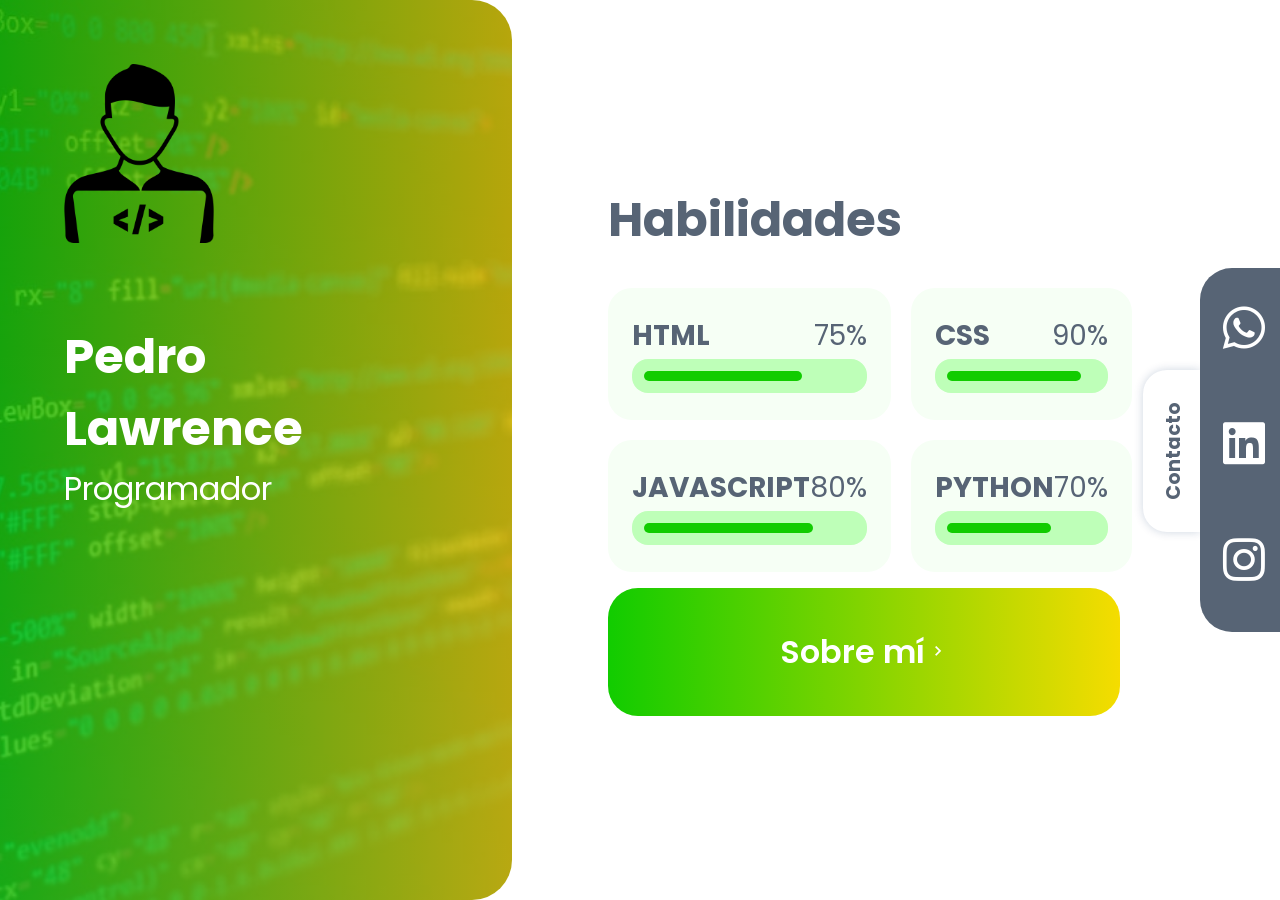
<file: index.html>
<!DOCTYPE html>
<html lang="es">
<head>
    <meta charset="UTF-8">
    <meta http-equiv="X-UA-Compatible" content="IE=edge">
    <meta name="viewport" content="width=device-width, initial-scale=1.0">
    <title>Pedro Lawrence</title>
    <!--Conexión del CSS-->
    <link rel="stylesheet" href="assets/css/style.css" type="text/css">
    <!--Tipografía-->
    <link href="https://fonts.googleapis.com/css2?family=Poppins:ital,wght@0,100;0,200;0,300;0,400;1,100;1,200;1,300&display=swap" rel="stylesheet">
    <!--Íconos Boxicons-->
    <link href='https://unpkg.com/boxicons@2.1.4/css/boxicons.min.css' rel='stylesheet'>


</head>
<body>
    <!--Container-->
    <main class="container">
        <!--==============Página 1========================-->
        <div class="page1">
            <!--==========Encabezado========-->
            <div class="banner">
                <div class="banner__logo">
                    <img src="assets/img/programmer-icon.webp" alt="Logo banner" class="banner__img">
                </div>                   
                
                <div class="banner__title">
                    <h1>Pedro Lawrence</h1>
                    <h2>Programador</h2>
                </div>
            
            </div>

            <!--===Sección Información Personal y Habilidades-->
            <section class="section">

                <!--Sección Habilidades-->
                <div class="section__title">
                    <h3>Habilidades</h3>
                </div>
    
                <div class="section__habilidades">
    
                    <div class="habilidad">
    
                        <div class="habilidad__txt">
                            <h5>html</h5>
                            <span>75%</span>
                        </div>
    
                        <div class="habilidad__cargador-ext">
                            <div class="habilidad__cargador-int"></div>
                        </div>
    
                    </div>
    
                    <div class="habilidad">
                        <div class="habilidad__txt">
                            <h5>css</h5>
                            <span>90%</span>
                        </div>
    
                        <div class="habilidad__cargador-ext">
                            <div class="habilidad__cargador-int"></div>
                        </div>
    
                    </div>
                    
                    <div class="habilidad">
                        <div class="habilidad__txt">
                            <h5>javascript</h5>
                            <span>80%</span>
                        </div>
    
                        <div class="habilidad__cargador-ext">
                            <div class="habilidad__cargador-int"></div>
                        </div>
    
                    </div>
                    
                    <div class="habilidad">
                        <div class="habilidad__txt">
                            <h5>python</h5>
                            <span>70%</span>
                        </div>
    
                        <div class="habilidad__cargador-ext">
                            <div class="habilidad__cargador-int"></div>
                        </div>
    
                    </div>
    
                </div>
    
                <!--Botón Información Personal-->
                <div class="section__botones" id="sobremi">
    
                    <a href="#" class="section__botones--1">
                        Sobre mí
                        <i class='bx bx-chevron-right'></i>
                    </a>
                
                </div>
    
            </section>
    
        
        </div>

        

        <!--==============Página 2========================-->
        <div class="page2" id="page2">
            <!--Barra superior-->

            <header class="header">
                <img class="header__logo" src="assets/img/programmer-icon.webp" alt="Foto de Pedro Lawrence">

                <a class="header__a" href="#" id="inicio">
                    <i class="header__icon bx bx-chevron-left"></i>
                    INICIO
                </a>           
                       
            </header>

            <!--Foto-->
            <section class="info__foto">
                <img class="info__img" src="assets/img/perfile.jpg" alt="foto de perfil">
            </section>

            <!--Datos básicos-->
            <section class="info__datos">
                <div class="info__nombre">
                    <h1>Pedro Lawrence</h1>
                    <h2>Programador</h2>
                </div>

                <ul class="info__ul">
                                        
                    <li class="info__li">
                        <div class="info__icon">
                            <i class="bx bxs-flag-alt"></i>

                        </div>

                        <div class="info__txt">
                            <p>País</p>
                            <p>Argentina</p>

                        </div>

                    </li>

                    <li class="info__li">
                        <div class="info__icon">
                            <i class="bx bxs-map"></i>
                            
                        </div>

                        <div class="info__txt">
                            <p>Ciudad</p>
                            <p>Buenos Aires</p>
                        
                            
                        </div>

                    </li>

                    <li class="info__li">
                        <div class="info__icon">
                            <i class="bx bxs-cake"></i>
                            
                        </div>

                        <div class="info__txt">
                            <p>Nacimiento</p>
                            <p>06/04/1949</p>
                            
                        </div>

                    </li>
                </ul>

            </section>
            
            <!--Perfil Profesional-->
            <section class="profile">
                <div class="profile__titulo">
                    <i class="bx bxs-user-pin"></i>
                    <h2>Perfil Profesional</h2>

                </div>
                <div class="profile__txt">
                    <p>Estoy altamente preparado como desarrollador, con un largo recorrido en gestión de proyectos y
                         un historial de trabajos cercanos con los clientes para obtener óptimos resultados.</p>

                </div>

            </section>
            
            <!--Estudios y experiencia-->
            <section class="estudios">
                <div class="estudios__titulo">
                    <i class="bx bxs-graduation"></i>
                    <h2>Estudios y experiencia</h2>
                </div>
            <div class="estudios__info">            
                <table>
                    <tr>
                        <td class="estudios__year">2000-2010</td>
                        <td>Diseñador Freelance</td>
                    </tr>
                    
                    <tr>
                        <td class="estudios__year">2012-2017</td>
                        <td>Ingeniería en informática (egresado)</td>
                    </tr>

                    <tr>
                        <td class="estudios__year">2018-2022</td>
                        <td>Programador Freelance</td>

                    </tr>

                </table>
            </div>


            </section>

        </div>


        <!--Flotante con redes sociales-->
        <div class="rrss">
            <div class="rrss__txt">
                <p>
                    <span class="bold"> Contacto </span> 
                </p>
            </div>
            <div class="rrss__icons">
                <a href="https://wa.me/5491122633551" target="_blank">
                    <i class='bx bxl-whatsapp'></i>
                </a>
    
                <a href="https://www.linkedin.com/in/sergio-duque-g%C3%B3mez-0276b789/" target="_blank">
                    <i class='bx bxl-linkedin-square'></i>
                </a>
    
                <a href="https://www.instagram.com/chechografico/" target="_blank">
                    <i class='bx bxl-instagram'></i>
                </a>
    
    
    
            </div>
        </div>

        
    </main>
    
    <!--Conexión con JS-->
    <script src="assets/js/app.js"></script>

</body>
</html>
</file>
<file: assets/css/style.css>
/*Definiendo Variables*/
:root{
    /*------------COLORES--------------*/
    /*--------TONOS PRINCIPALES--------------*/
    --tono:115;
    --complementario:54;
    --contraste: 214;

    /*---------Paleta Monocrómatica Principal--------*/
    --color-principal: hsla(var(--tono),100%, 40%, 1); 
    --color-principal-medio: hsla(var(--tono),100%, 86%, 1);
    --color-principal-claro: hsla(var(--tono),100%, 98%,1);
    --color-principal-oscuro: hsla(var(--tono)100%, 15%,1);
    
    /*---------Color Complementario---------*/
    --color-complementario:hsla(var(--complementario),80%,48%,1);

    /*---------Color de Contraste Oscuro---------*/
    --color-contraste-oscuro: hsla(var(--contraste),13%,10%,1);
    --color-contraste-oscuro: hsla(var(--contraste),15%,40%,1);

    /*--------------VALORES---------------*/
    --color-blanco: white;
    
    /*------------TIPOGRAFÍAS----------*/
    --fuente-principal:'Poppins', sans-serif;

    /*--------PESO DE LA FUENTE-------*/
    --light: 300;
    --normal: 400;
    --bold: 700;

    
}

/*---------CONFIGURACIONES GLOBALES-----------*/
    
h1,h2, h3, h4, h5, h6, p, a, span {
    color:var(--color-contraste-oscuro);
    text-decoration: none;
}

ul{
    list-style: none;
}

.ligth {
    font-weight: var(--light);
}

.normal{
    font-weight: var(--normal);
}

.bold{
    font-weight: var(--bold);
}

/*-----CONFIGURACION DE ESTILO DEL NAVEGADOR-------*/

/*utilicé un "selector global" anteponiendo asterisco (*) para que la instrucción se aplique a toda la página*/
*{
    margin: 0;
    padding: 0;
    box-sizing: border-box;
    font-family: var(--fuente-principal);
}

/*====Configurando WEB RESPONSIVE - CELULAR (0px a 760px)====*/

/*----configuración SLIDERS-----*/

.container{
    display: grid;
    grid-template-columns: repeat(2,1fr);
    position: relative;
    width:100vw; /*vw es por Viewport Width, así que queda 100% del ancho de página que permita el dispositivo*/
    overflow: hidden;
}

.page1, .page2 {
    width: 100vw;
}

.page1{
    background-color: var(--color-blanco);
    min-height: 100vh;
    overflow: hidden;
}

.page2{
    background-color: var(--color-blanco);
    position: absolute;
    opacity: 1;
    min-height: 100vh;
    transition: .5s all ease-in-out;
    left: 100%; /*100% = Afuera, 0% = Entrar*/
    pointer-events: none;
    /*Grid para celular y tablet*/
    display: grid;
    grid-template-columns: repeat(4, 1fr);
    grid-template-rows: 60px 250px 120px;
    grid: 20px;
    grid-gap: 20px;

}

.entrar{
    left: 0%;
    pointer-events: all;
    
}

/*-----Diseño página 1 - Celular---------*/
.banner{
    height: 250px;
    padding: 20px;
    border-radius: 0 0 20px 20px;
    background: linear-gradient(90deg, hsla(var(--tono),100%, 40%, 0.75), hsla(var(--complementario),100%, 48%, 0.7)),url(../img/fondo\ pantalla.jpg);
    background-size: cover;
    display: grid;
    grid-template-rows: repeat(3,1fr);
                                                                    
}

.banner__logo img{
    width: 80px;
}

.banner__title h1{
    font-size: 1.75rem;
    color:var(--color-blanco);
}

.banner__title h2{
    font-size: 1.2rem;
    font-weight: var(--normal);
    color: var(--color-blanco)
}

.section{
    padding: 20px;
    height: auto;

}

.section__title{
    margin-bottom: 5rem;

}

.section__habilidades {
    display: grid;
    grid-template-columns: repeat(2, 1fr);
    grid-gap: 20px;
    margin-bottom: 1rem;
}

.habilidad{
    background-color: var(--color-principal-claro);
    padding: 0.75rem;
    border-radius: 10px;
}

.habilidad__txt{
    display: flex;
    justify-content: space-between;
    align-items: center;
    margin-bottom: .15rem;
}
.habilidad__txt h5{
    text-transform: uppercase;
}

.habilidad__cargador-ext{
    width: 100%;
    padding: 3px;
    background-color: var(--color-principal-medio);
    display: flex;
    align-items: center;
    justify-content: flex-start;
    border-radius: 1rem;
}

.habilidad__cargador-int{
    height: 4px;
    background-color: var(--color-principal);
    border-radius: 1rem;
}

.section__habilidades .habilidad:nth-child(1) .habilidad__cargador-int{
    width: 75%;
}

.section__habilidades .habilidad:nth-child(2) .habilidad__cargador-int{
    width: 90%;
}

.section__habilidades .habilidad:nth-child(3) .habilidad__cargador-int{
    width: 80%;
}

.section__habilidades .habilidad:nth-child(4) .habilidad__cargador-int{
    width: 70%;
}

.section__botones{
    display: grid;
    grid-template-columns: repeat(1,1fr);
    grid-gap: 20px;
    min-height: 3.5rem;
}

.section__botones a{
    display: flex;
    justify-content: center;
    align-items: center;
    gap: .15rem;
    background-color: var(--color-complementario);
    padding: .7rem;
    border-radius: 15px;
    font-size: .9rem;
    font-weight: 600;
    transition: .2s all ease-in-out;
}

.section__botones .bx{
    font-size: 1.3rem;
}

.section__botones a:nth-child(1) {
    background:linear-gradient(90deg,
                hsla(var(--tono),100%,40%,1)50%,
                hsla(var(--complementario),100%,48%,1)100%);
    background-size: cover;
    color:var(--color-blanco);
    background-position: 100% 100%;
    background-size: 200%;
}

.section__botones a:hover:nth-child(1) {
    background-position: 0% 20%;
}


/*------DISEÑO PÁGINA 2 - CELULAR--------*/
/*ENCABEZADO PAGINA 2*/

.header{
    background: linear-gradient(90deg,hsla(var(--tono), 100%, 40%, 1) 0%, hsla(var(--complementario), 100%, 48%, 1) 100%);
    height: 60px;
    border-radius: 0 0 20px 20px;
    display: flex;
    justify-content: space-between;
    align-items: center;
    padding: 0 20px;
    position: relative;
    z-index:2;
    grid-column: 1/5;
    grid-row: 1/2;
}

.header__logo{
    width: 35px;
}

.header__a{
    color: var(--color-blanco);
    font-weight: var(--bold);
    font-size: 18px;
    display: flex;
    align-items: center;
    justify-content: space-between;
    transition: all .2s ease-in-out;    
}

.header__icon{
    font-size: 30px;
}

.header__a:hover{
    color: var(--color-contraste-oscuro);
    transform: scale(.9);
}

/*----INFO PAG. 2 - CELULAR ---- */

.info__foto{
    grid-column: 1/3;
    position: relative;
}

.info__img{
    margin-top: -40px;
    height: calc(100% + 40px);
    width: 100%;
    border-radius: 0 0 20px 0;
    object-fit: cover;
    object-position: 40%;
}

.info__datos{
    grid-column: 3/5;
    padding: 20px 0 0 0;
}

.info_nombre{
    margin-bottom: 16px;
}

.info_nombre h1{
    font-size: 16px;
    text-transform: uppercase;
    font-weight: var(--bold);
}

.info__nombre h2{
    font-size: 14px;
    text-transform: uppercase;
    font-weight: var(--light);
}

.info__li{
    display: flex;
    align-items: center;
    margin-bottom: 16px;
}

.info__icon i {
    font-size: 20px;
    margin-right: 10px;
}

.info__txt p:nth-child(1){
    font-size: 10px;
}

.info__txt p:nth-child(2){
    font-size: 12px;
    font-weight: var(--bold);
}

/*=====PROFILE PAGINA 2 - PARA CELULAR=======*/
.profile{
    padding: 0 20px;
    margin-bottom: 25px;
    grid-column: 1/5;
    grid-row: 3/4;
}

.profile__titulo{
    display: flex;
    align-items: center;
    margin-bottom: 7px;
}

.profile__titulo i {
    font-size: 15px;
    margin-right: 5px;
}

.profile__titulo h2{
    font-size: 16px;
    text-transform: uppercase;
}

.profile__txt p {
    font-size: 12px;
    font-weight: var(--light);
    line-height: 20px;
}

/*-------------ESTUDIOS -- PARA CELULAR-------*/

.estudios{
    padding: 0 20px;
    margin-bottom: 25px;
    grid-column: 1/5;
    grid-row: 4/5;
}

.estudios__titulo{
    display: flex;
    align-items: center;
    margin-bottom: 7px;  
}

.estudios__titulo i{
    font-size: 15px;
    margin-right: 5px;  
}

.estudios__titulo h2{
    font-size: 12px;
    text-transform: uppercase;
}

.estudios__info table{
    font-size: 12px;
}

.estudios__info tx{
    padding-bottom: 2px;
}

.estudios__year {
    font-weight: var(--bold);
    padding-right: 15px;
    text-align: center;
}

/*---------------FLOTANTE PARA CELULAR-------------*/
.rrss{
    position: fixed;
    bottom: 1rem;
    left: 50%;
    transform: translateX(-50%);
    display: flex;
    flex-direction: column;
    justify-content: center;
    align-items: center;
    min-width: calc(100% - 40px);
}

.rrss__txt{
    background-color: var(--color-blanco);
    padding: .4rem 1rem .25rem 1rem;
    border-radius: 1rem 1rem 0 0;
    box-shadow: 0 0 10px hsla(var(--contraste), 100%, 20%, .2);
}

.rrss__txt p {
    font-size: 0.85rem;
}

.rrss__icons {
    background-color: black;
    display: flex;
    justify-content: space-evenly;
    align-items: center;
    gap: 1.5rem;
    padding: .35rem;
    width: 100%;
    border-radius: 1.2rem;   
}

.rrss__icons a {
    color: var(--color-blanco);
    font-size: 2.5rem;
    transition: .3s all ease-in-out
}

.rrss__icons a:hover{
    color: var(--color-principal);
    transform: scale(1.2);
}

/*=========PANTALLA ESCRITORIO  1024px o más============*/
@media screen and (min-width: 1024px){
      /*=====PAG. 1 - ESCRITORIO====*/

      /*------------BANNER------------*/
      .page1{
        display: flex;
      }

      .banner{
        width: 40%;
        height: 100%;
        border-radius: 0 40px 40px 0;
        background-position: 80% 0;
        padding: 4rem;
      }

      .banner__logo img{
        width: 150px;
      }

      .banner__title h1{
        font-size: 3rem;
      }

      .banner__title h2{
        font-size: 2rem;
      }


      /*-----SECCION HABILIDADES --PARA ESCRITORI-----*/
      .section{
        width: 55%;
        padding: 6rem;
        display: flex;
        flex-direction: column;
        justify-content: center;
    }

    .section__title{
        margin-bottom: 2rem;
    }

    .section__title h3{
        font-size: 3rem;
    }

    .section__habilidades{
        height: 40%;
    }

    .habilidad{
        display: flex;
        flex-direction: column;
        justify-content: center;
        padding: 1.5rem;
        border-radius: 1.5rem;
    }

    .habilidad__txt h5, .habilidad__txt span{
        font-size: 1.75rem;
    }

    .habilidad__cargador-ext{
        padding: 12px;
    }

    .habilidad__cargador-int{
        height: 10px;    
    }

    /*===========BOTONES --PARA ESCRITORIO======*/

    .section__botones{
        display: grid;
        grid-template-columns: repeat(1,1fr);
        grid-gap: 30px;
        min-height: 3.5rem;
    }

    .section__botones a{
        display: flex;
        justify-content: center;
        align-items: center;
        gap: .15rem;
        background-color: var(--color-complementario);
        padding: 2.5rem;
        border-radius: 30px;
        font-size: 2rem;
        font-weight: 600;
    }

    .section__botones.bx{
        font-size: 3.5rem;
    }

    .section__botones a:nth-child(1) {
        width: 100%;
        border-radius: 30px;
    }

    /*===============PAGINA 2 -- PARA ESCRITORIO====*/
    .page2{
        background-color: var(--color-blanco);
        position: absolute;
        opacity: 1;
        min-height: 100vh;
        transition: .5s all ease-in-out;
        left:100%; /*100%=afuera 0%=Entrar*/
        pointer-events: all;
        display: grid;
        grid-template-columns: repeat(12,1fr);
        grid-template-rows: 120px minmax(70px, 27vh), minmax(150px,25vh);       
    }

    .entrar{
        left:0%;
        pointer-events: all;
    }
    
    /*========header====*/
    .header{
        background: linear-gradient(90deg,hsla(var(--tono),100%, 40%, 1) 0%, hsla(var(--complementario),100%, 48%, 1)100%);
        height: 100px;
        border-radius: 0 0 20px 20px;
        display: flex;
        justify-content: space-between;
        align-items: center;
        padding: 0 60px;
        position: relative;
        z-index: 2;
        grid-column: 1/13;
    }
    .header__logo{
        width: 75px;
    }

    .header__a{
        color: var(--color-blanco);
        font-weight: var(--bold);
        font-size: 40px;
        display: flex;
        align-items: center;
        justify-content: space-between;
        transition: all .2s ease-in-out;
    }

    .header__icon{
        font-size: 70px;
    }

    .header__a:hover{
        color: var(--color-contraste-oscuro);
        transform: scale(.9);
    }

    /*===========info pagina 2 -- para escritorio==*/
    .info__foto{
        grid-column: 1/5;
        grid-row: 2/5;
        position: relative;
        height: 100%;
        z-index: 1;
    }

    .info__img{
        margin-top: -40px;
        height: calc(100% + 40px);
        width: 100%;
        border-radius: 0 0 40px 0;
        object-fit: cover;
        object-position: 80%;
    }

    .info__datos{
        grid-column: 5/12;
        padding: 40px 0 0 40p;     
    }

    .info__nombre{
        margin-bottom: 30px;
        display: flex;
        align-items: center;
        justify-content: flex-start;
    }

    .info__nombre h1{
        font-size: 45px;
        text-transform:uppercase;
        font-weight: var(--bold);
        margin-right: 2rem;
    }

    .info__nombre h2{
        font-size: 45px;
        text-transform: uppercase;
        font-weight: var(--light);
        position: relative;
    }

    .info__nombre h2:before {
        content: "";
        width: 3px;
        height: 70%;
        background-color: var(--color-contraste-oscuro);
        position: absolute;
        top: 50%;
        transform: translateY(-50%);
        left: -1rem;
    }

    .info__ul{
        display: flex;
    }

    .info__li{
        display: flex;
        align-items: center;
        margin-right: 35px;
    }

    .info__icon i{
        font-size: 40px;
        margin-right: 10px;
    }

    .info__txt :nth-child(1){
        font-size: 16px;
    }

    .info__txt p:nth-child(2){
        font-size: 20px;
        font-weight: var(--bold);
    }

    /*=============PROFILE PAG.2 --PARA ESCRITORIO====*/

    .profile{
        padding: 0 40px;
        margin-bottom: 0px;
        grid-column: 5/12;
    }

    .profile__titulo{
        display: flex;
        align-items: center;
        margin-bottom: 7px;
    }

    .profile__titulo i{
        font-size: 30px;
        margin-right: 5px;
    }

    .profile__titulo h2{
        font-size: 30px;
        text-transform: uppercase;
    }

    .profile__txt p {
        font-size: 20px;
        font-weight: var(--light);
        line-height: 30px;
        padding-bottom: 30px;
    }

    /*========ESTUDIOS PAG.2 - escritorio====*/
    .estudios{
        padding: 20px 40px;
        grid-column: 5/12;
    }

    .estudios__titulo{
        display: flex;
        align-items: center;
        margin-bottom: 7px;
    }

    .estudios__titulo i{
        font-size: 30px;
        margin-right: 5px; 
    }

    .estudios__titulo h2{
        font-size: 30px;
        text-transform: uppercase;
    }

    .estudios__info table{
        font-size: 20px;
    }

    .estudios__info td{
        padding-bottom: 2px;
    }

    .estudios__year{
        font-weight: var(--bold);
        padding-right: 15px;
    }

    /*Posicionar Social Bar FLOTANTE - Escritorio*/
    .rrss{
        position: fixed;
        bottom: inherit;
        left: inherit;
        right: 0rem;
        top: 50%;
        z-index: 3;
        transform: translateY(-50%);
        min-width: initial;
        flex-direction: row;
        justify-content: flex-end;
        align-items: center;
    }

    .rrss__txt p{
        font-size: 1.2rem;
    }

    .rrss__txt{
        background-color: var(--color-blanco);
        position: fixed;
        width: max-content;
        right: 80px;
        transform-origin: bottom right;
        transform: rotate(-90deg) translateX(calc(50% + 1.75rem));
        padding: 1rem 2rem .75rem 2rem;
        border-radius: 1.5rem 1.5rem 0 0;
    }

    .rrss__icons{
        display: flex;
        flex-direction: column;
        z-index: 4;
        background-color: var(--color-contraste-oscuro);
        gap: 3rem;
        padding: 2rem 0.5rem 2rem 1rem;
        border-radius: 2rem 0 0 2rem;
    }

    .rrss__icons .bx{
        font-size: 3.5rem;
    }


}
</file>
